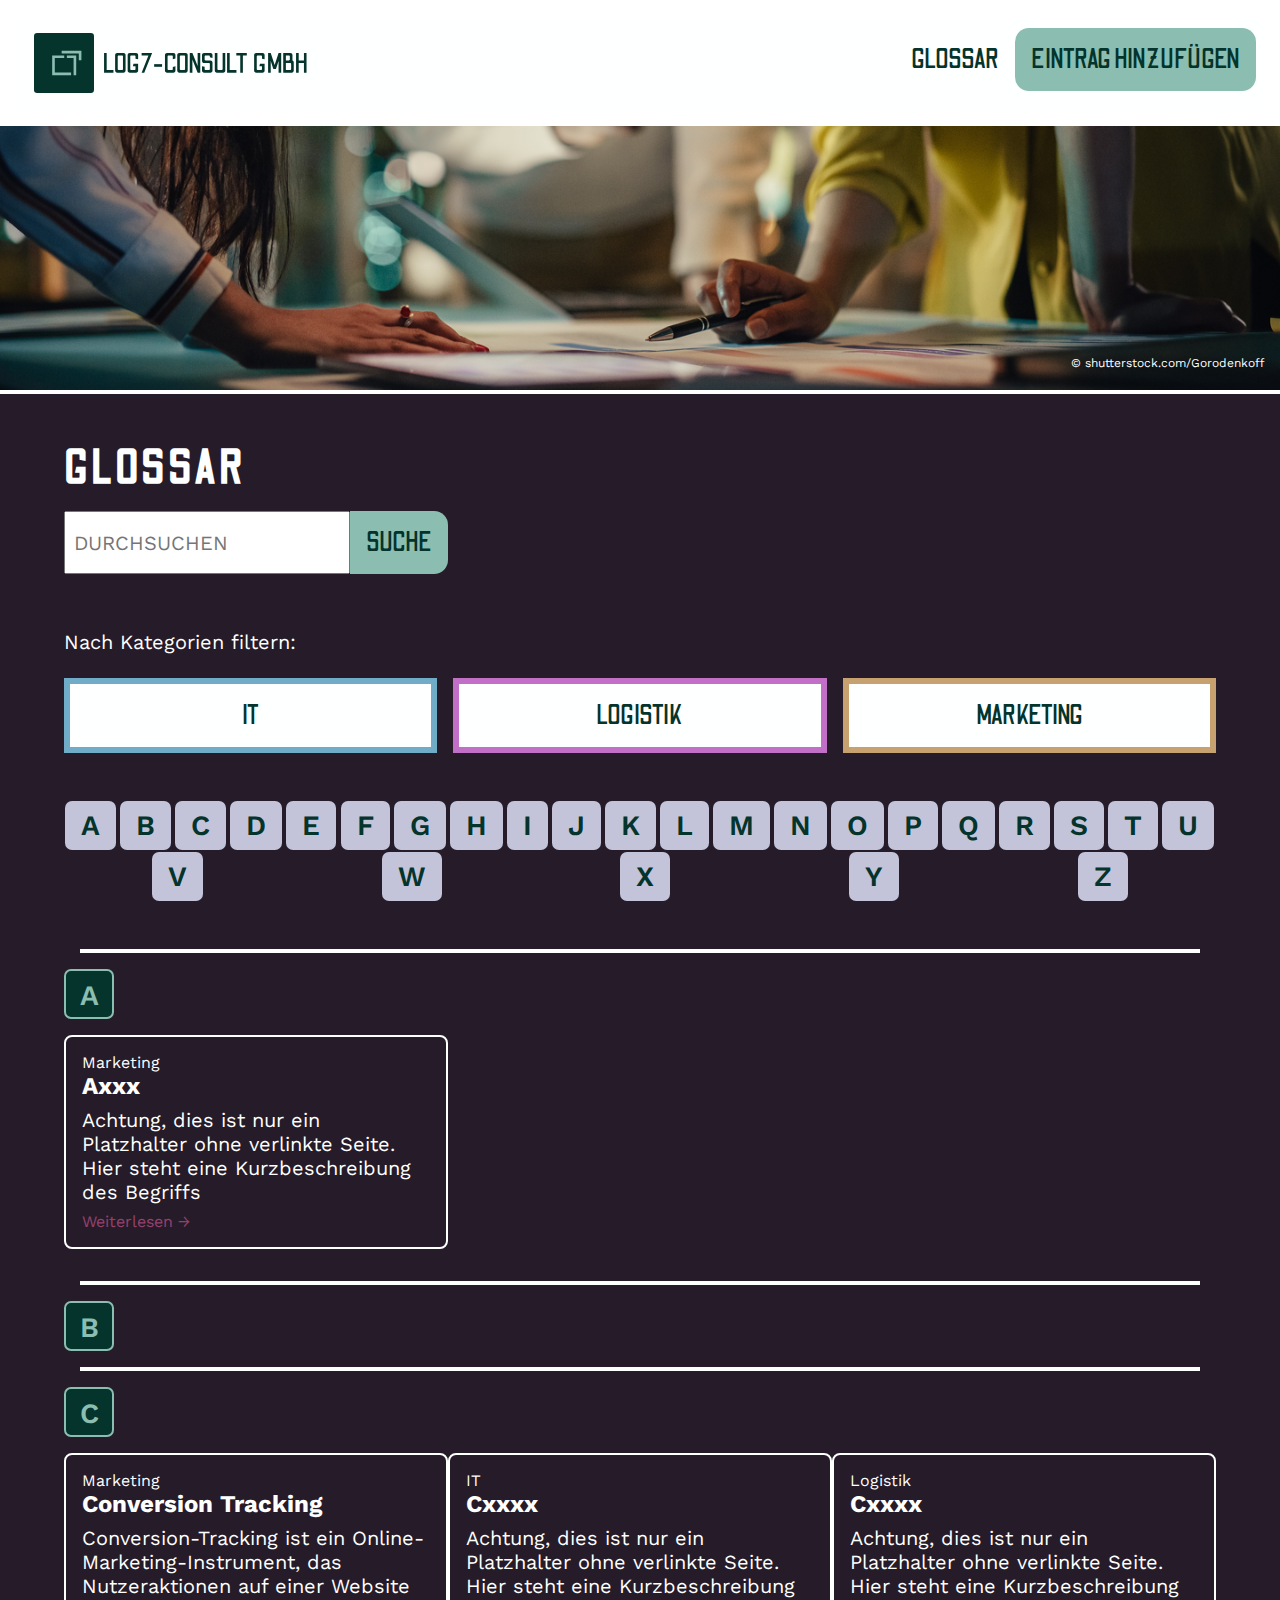
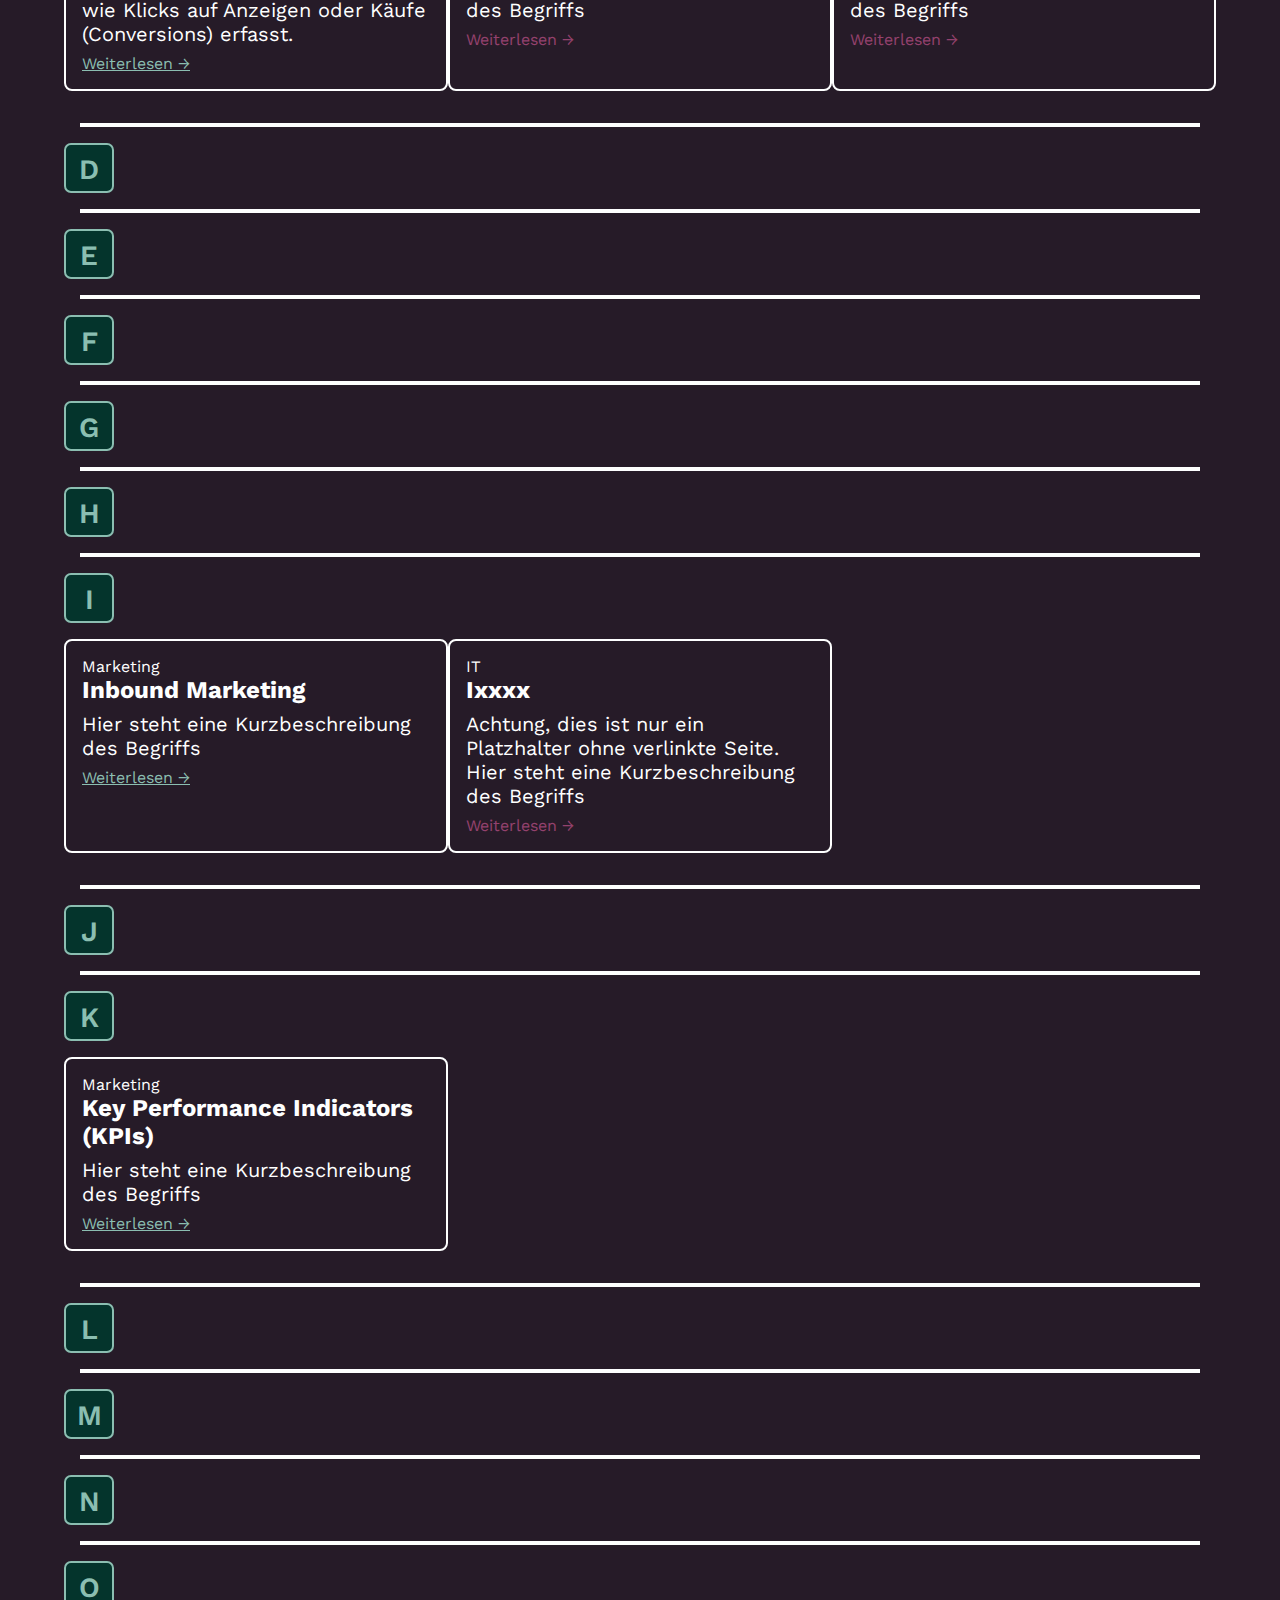
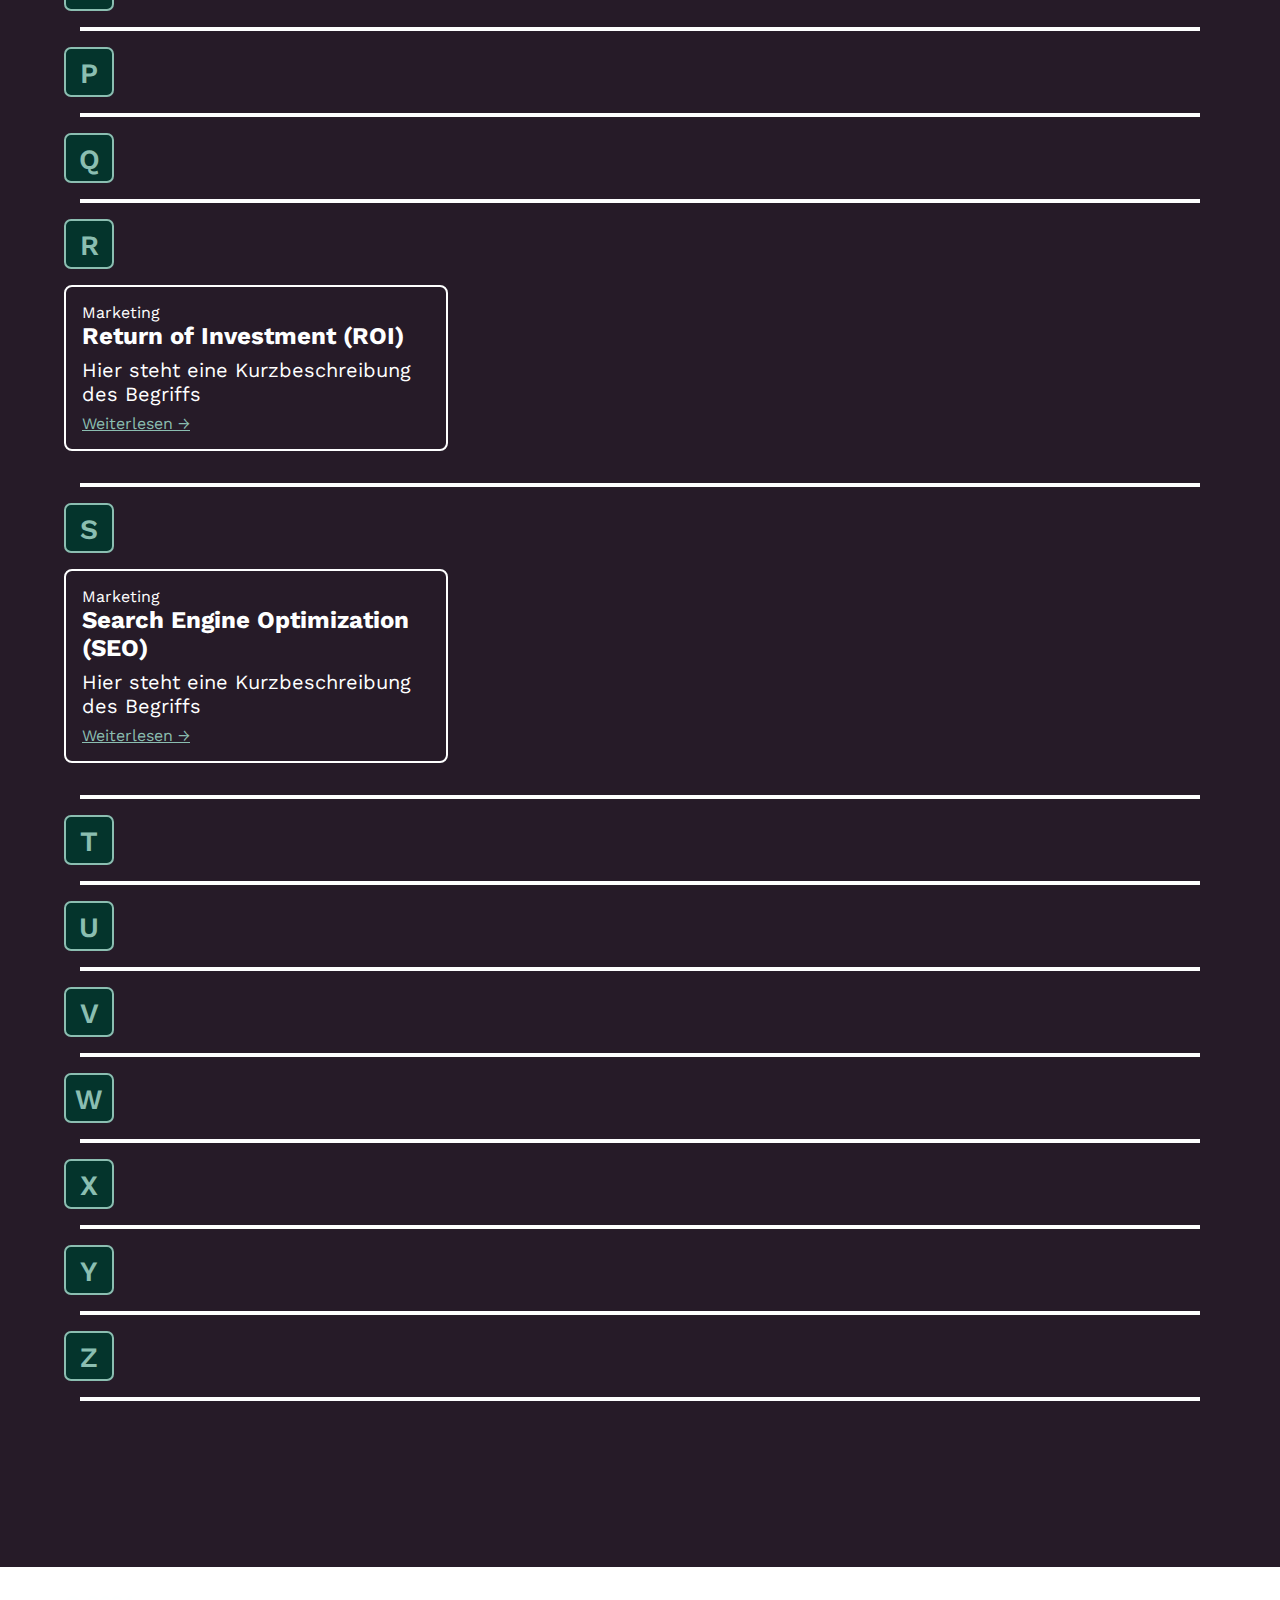
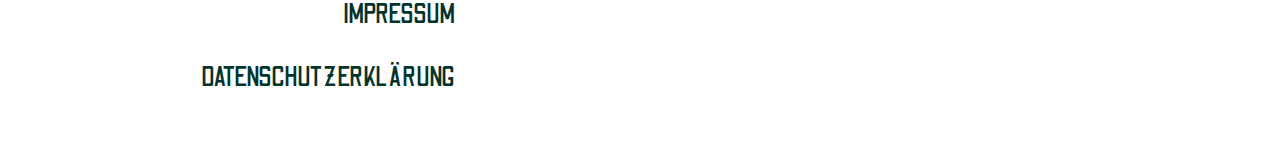
<file: index.html>
<!DOCTYPE html>
<html lang="de">
<head>
    <meta charset="UTF-8">
    <meta name="viewport" content="width=device-width, initial-scale=1.0">
    <title>Glossar der Log7-Consult GmbH</title>

    <link rel="stylesheet" href="css/styles.css">
    <link rel="stylesheet" href="css/buttons.css">
    <link rel="stylesheet" href="css/grid.css">

    <!-- Google Fonts einbetten -->
    <link rel="preconnect" href="https://fonts.googleapis.com">
    <link rel="preconnect" href="https://fonts.gstatic.com" crossorigin>
    <link href="https://fonts.googleapis.com/css2?family=Odibee+Sans&family=Work+Sans:ital,wght@0,100..900;1,100..900&display=swap" rel="stylesheet">   
    
</head>

<body>

    <header class="navbar bg-light">
        <nav>
            <a href="#">
                <img class="nav-logo" src="/static/log7consultgmbh_logo.svg" alt="Formenlogo Log7 Consult GmbH">
            </a>
            <a class="navbar-link btn-primary" href="form/form.html">Eintrag hinzufügen</a>
            <a class="navbar-link" href="#glossar">Glossar</a>
        </nav>
    </header>

    <!-- Hero Image -->
    <section class="col-12">
         <div class="img-container">
            <img class="img-hero" src="/static/hero-image-glossar.png" alt="Hero Image Startseite Glossar">
            <p class="copyright bottom-right">© shutterstock.com/Gorodenkoff</p>
        </div>
    </section>

    <!-- Glossar Übersicht -->
    <section class="bg-dark col-12">
        <div class="container">
            <h1 id="glossar" class="col-12">Glossar</h1>
            <form class="search col-4">
                <input type="text" id="searchInput" onkeyup="myFunction()" placeholder="Durchsuchen" name="search">
                <button class="btn btn-search" type="submit">Suche</button>
            </form>
        </div>

        <!-- Kategorien-Filter -->
        <div class="container full-width">
            <p class="col-12">Nach Kategorien filtern:</p>
            <div class="btn-group">
                <button class="btn btn-category btn-it">IT</button>
                <button class="btn btn-category btn-logistik">Logistik</button>
                <button class="btn btn-category btn-marketing">Marketing</button>
            </div>
        </div>

        <!-- Alphabet-Filter -->
        <div class="container alphabet">
            <a class="btn btn-alphabet" href="#A">A</a>
            <a class="btn btn-alphabet" href="#B">B</a>
            <a class="btn btn-alphabet" href="#C">C</a>
            <a class="btn btn-alphabet" href="#D">D</a>
            <a class="btn btn-alphabet" href="#E">E</a>
            <a class="btn btn-alphabet" href="#F">F</a>
            <a class="btn btn-alphabet" href="#G">G</a>
            <a class="btn btn-alphabet" href="#H">H</a>
            <a class="btn btn-alphabet" href="#I">I</a>
            <a class="btn btn-alphabet" href="#J">J</a>
            <a class="btn btn-alphabet" href="#K">K</a>
            <a class="btn btn-alphabet" href="#L">L</a>
            <a class="btn btn-alphabet" href="#M">M</a>
            <a class="btn btn-alphabet" href="#N">N</a>
            <a class="btn btn-alphabet" href="#O">O</a>
            <a class="btn btn-alphabet" href="#P">P</a>
            <a class="btn btn-alphabet" href="#Q">Q</a>
            <a class="btn btn-alphabet" href="#R">R</a>
            <a class="btn btn-alphabet" href="#S">S</a>
            <a class="btn btn-alphabet" href="#T">T</a>
            <a class="btn btn-alphabet" href="#U">U</a>
            <a class="btn btn-alphabet" href="#V">V</a>
            <a class="btn btn-alphabet" href="#W">W</a>
            <a class="btn btn-alphabet" href="#X">X</a>
            <a class="btn btn-alphabet" href="#Y">Y</a>
            <a class="btn btn-alphabet" href="#Z">Z</a>
        </div>

    </section>

    <section class="bg-dark">
        <div id="glossar-letters" class="container">
            <!-- A -->
            <hr class="col-12">
            <div class="col-12">
                <span class="letter" id="A">A</span>
            </div>
            
            <div class="card col-4" data-letter="A">
                <span class="category category-marketing">Marketing</span>
                <h2>Axxx</h2>
                <p>Achtung, dies ist nur ein Platzhalter ohne verlinkte Seite. Hier steht eine Kurzbeschreibung des Begriffs</p>
                <a class="btn-moreinfo disabled">Weiterlesen →</a>
            </div>

            <!-- B -->
            <hr class="col-12">
            <div class="col-12">
                <span class="letter" id="B">B</span>
            </div>

            <!-- C -->
            <hr class="col-12">
            <div class="col-12">
                <span class="letter" id="C">C</span>
            </div>

            <div class="card col-4" data-letter="C">
                <span class="category category-marketing">Marketing</span>
                <h2>Conversion Tracking</h2>
                <p>Conversion-Tracking ist ein Online-Marketing-Instrument, das Nutzeraktionen auf einer Website wie Klicks auf Anzeigen oder Käufe (Conversions) erfasst.</p>
                <a class="btn-moreinfo" href="glossar/conversion-tracking.html">Weiterlesen →</a>
            </div>

            <div class="card col-4" data-letter="C">
                <span class="category category-it">IT</span>
                <h2>Cxxxx</h2>
                <p>Achtung, dies ist nur ein Platzhalter ohne verlinkte Seite. Hier steht eine Kurzbeschreibung des Begriffs</p>
                <a class="btn-moreinfo disabled">Weiterlesen →</a>
            </div>

            <div class="card col-4" data-letter="C">
                <span class="category category-logistik">Logistik</span>
                <h2>Cxxxx</h2>
                <p>Achtung, dies ist nur ein Platzhalter ohne verlinkte Seite. Hier steht eine Kurzbeschreibung des Begriffs</p>
                <a class="btn-moreinfo disabled">Weiterlesen →</a>
            </div>

            <!-- D -->
            <hr class="col-12">
            <div class="col-12">
                <span class="letter" id="D">D</span>
            </div>

            <!-- E -->
            <hr class="col-12">
            <div class="col-12">
                <span class="letter" id="E">E</span>
            </div>

            <!-- F -->
            <hr class="col-12">
            <div class="col-12">
                <span class="letter" id="F">F</span>
            </div>

            <!-- G -->
            <hr class="col-12">
            <div class="col-12">
                <span class="letter" id="G">G</span>
            </div>

            <!-- H -->
            <hr class="col-12">
            <div class="col-12">
                <span class="letter" id="H">H</span>
            </div>

            <!-- I -->
            <hr class="col-12">
            <div class="col-12">
                <span class="letter" id="I">I</span>
            </div>

            <div class="card col-4" data-letter="I">
                <span class="category category-marketing">Marketing</span>
                <h2>Inbound Marketing</h2>
                <p>Hier steht eine Kurzbeschreibung des Begriffs</p>
                <a class="btn-moreinfo" href="/glossar/inbound-marketing.html">Weiterlesen →</a>
            </div>

            <div class="card col-4" data-letter="I">
                <span class="category category-it">IT</span>
                <h2>Ixxxx</h2>
                <p>Achtung, dies ist nur ein Platzhalter ohne verlinkte Seite. Hier steht eine Kurzbeschreibung des Begriffs</p>
                <a class="btn-moreinfo disabled">Weiterlesen →</a>
            </div>

            <!-- J -->
            <hr class="col-12">
            <div class="col-12">
                <span class="letter" id="J">J</span>
            </div>

            <!-- K -->
            <hr class="col-12">
            <div class="col-12">
                <span class="letter" id="K">K</span>
            </div>

            <div class="card col-4" data-letter="K">
                <span class="category category-marketing">Marketing</span>
                <h2>Key Performance Indicators (KPIs)</h2>
                <p>Hier steht eine Kurzbeschreibung des Begriffs</p>
                <a class="btn-moreinfo" href="/glossar/kpis.html">Weiterlesen →</a>
            </div>

            <!-- L -->
            <hr class="col-12">
            <div class="col-12">
                <span class="letter" id="L">L</span>
            </div>

            <!-- M -->
            <hr class="col-12">
            <div class="col-12">
                <span class="letter" id="M">M</span>
            </div>

            <!-- N -->
            <hr class="col-12">
            <div class="col-12">
                <span class="letter" id="N">N</span>
            </div>

            <!-- O -->
            <hr class="col-12">
            <div class="col-12">
                <span class="letter" id="O">O</span>
            </div>

            <!-- P -->
            <hr class="col-12">
            <div class="col-12">
                <span class="letter" id="P">P</span>
            </div>

            <!-- Q -->
            <hr class="col-12">
            <div class="col-12">
                <span class="letter" id="Q">Q</span>
            </div>

            <!-- R -->
            <hr class="col-12">
            <div class="col-12">
                <span class="letter" id="R">R</span>
            </div>

            <div class="card col-4" data-letter="R">
                <span class="category category-marketing">Marketing</span>
                <h2>Return of Investment (ROI)</h2>
                <p>Hier steht eine Kurzbeschreibung des Begriffs</p>
                <a class="btn-moreinfo" href="/glossar/roi.html">Weiterlesen →</a>
            </div>

            <!-- S -->
            <hr class="col-12">
            <div class="col-12">
                <span class="letter" id="S">S</span>
            </div>

            <div class="card col-4" data-letter="S">
                <span class="category category-marketing">Marketing</span>
                <h2>Search Engine Optimization (SEO)</h2>
                <p>Hier steht eine Kurzbeschreibung des Begriffs</p>
                <a class="btn-moreinfo" href="/glossar/seo.html">Weiterlesen →</a>
            </div>

            <!-- T -->
            <hr class="col-12">
            <div class="col-12">
                <span class="letter" id="T">T</span>
            </div>

            <!-- U -->
            <hr class="col-12">
            <div class="col-12">
                <span class="letter" id="U">U</span>
            </div>

            <!-- V -->
            <hr class="col-12">
            <div class="col-12">
                <span class="letter" id="V">V</span>
            </div>

            <!-- W -->
            <hr class="col-12">
            <div class="col-12">
                <span class="letter" id="W">W</span>
            </div>

            <!-- X -->
            <hr class="col-12">
            <div class="col-12">
                <span class="letter" id="X">X</span>
            </div>

            <!-- Y -->
            <hr class="col-12">
            <div class="col-12">
                <span class="letter" id="Y">Y</span>
            </div>

            <!-- Z -->
            <hr class="col-12">
            <div class="col-12">
                <span class="letter" id="Z">Z</span>
            </div>

            <hr class="col-12" style="margin-bottom: 150px;">
        </div>
    </section>


    <!-- Glossar Einträge AUTOMATISIERT MIT JSON 
    <section class="bg-dark">
        <div class="container" id="glossar">

                <hr class="col-12">
                <div class="col-12">
                    <span class="letter" id="A">A</span>
                </div>
                <div class="letter-group col-12" data-letter="A"></div>


                <hr class="col-12">
                <div class="col-12">
                    <span class="letter" id="B">B</span>
                </div>
                <div class="letter-group col-12" data-letter="B"></div>


                <hr class="col-12">
                <div class="col-12">
                    <span class="letter" id="C">C</span>
                </div>
                <div class="letter-group col-12" data-letter="C"></div>
            </div>
    </section>
    -->

    <footer class="bg-blue">
        <div class="container">
            <p class="text-dark">© 2024 Log7-Consult GmbH. Alle Rechte vorbehalten.</p>
            <div>
                <a class="navbar-link" href="/impressum.html">Impressum</a>
                <a class="navbar-link" href="/datenschutz.html">Datenschutzerklärung</a>
            </div>
        </div>
    </footer>

    <!-- JSON Einbindung
    <script src="json/data.js"></script>
    -->

    <!-- JavaScript Einbindung-->
    <script src="js/javascript.js"></script>
</body>
</html>
</file>
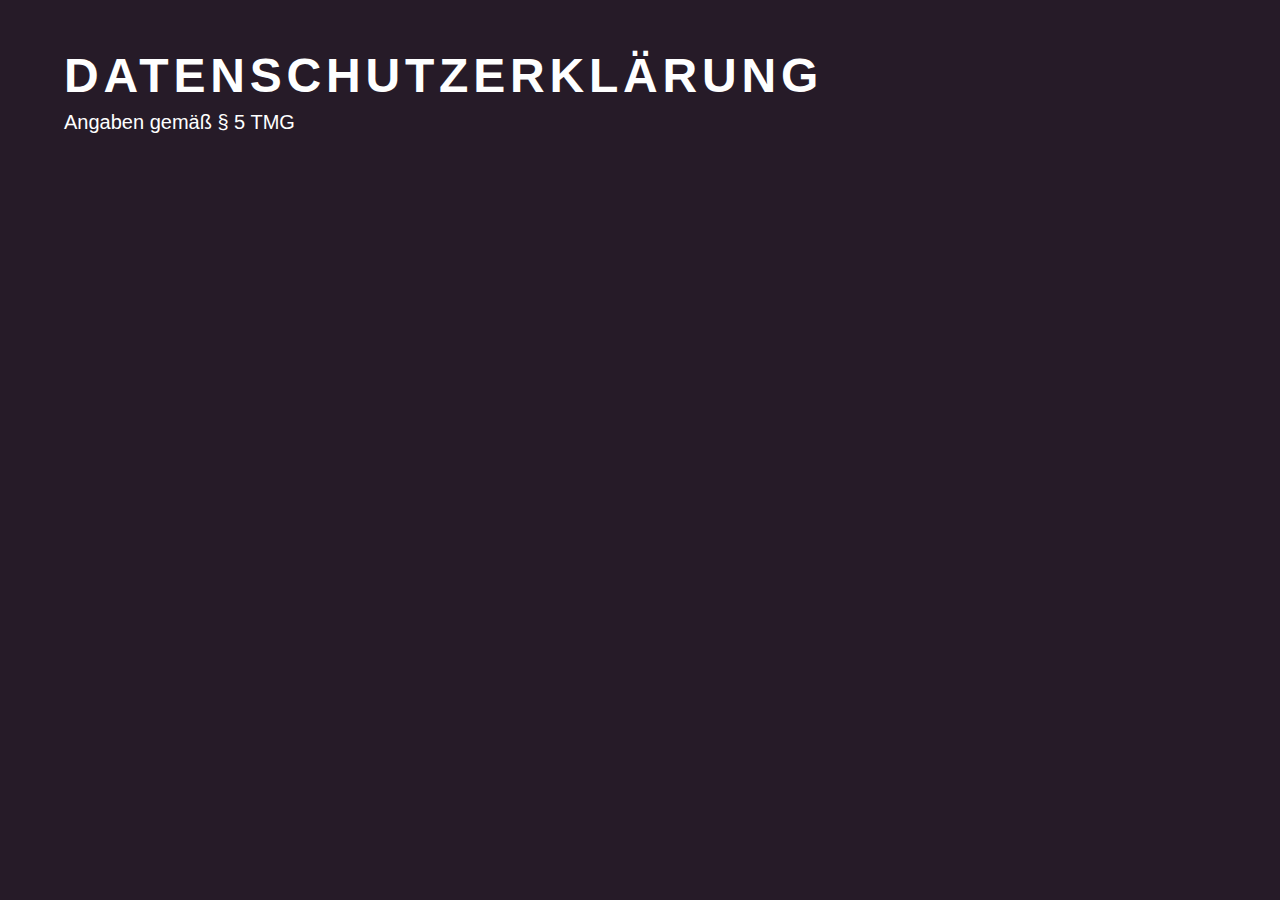
<file: datenschutz.html>
<!DOCTYPE html>
<html lang="de">
<head>
    <meta charset="UTF-8" />
    <meta name="viewport" content="width=device-width, initial-scale=1.0" />
    <title>Datenschutz</title>

    <link rel="stylesheet" href="css/styles.css">
    <link rel="stylesheet" href="css/buttons.css">
    <link rel="stylesheet" href="css/grid.css">

</head>
    <body class="bg-dark">
        <div class="container">
            <h1 class="col-12 text-green">
            Datenschutzerklärung
            </h1>
            <p class="col-12">Angaben gemäß § 5 TMG</p>
        </div>
    </body>
</html>
</file>
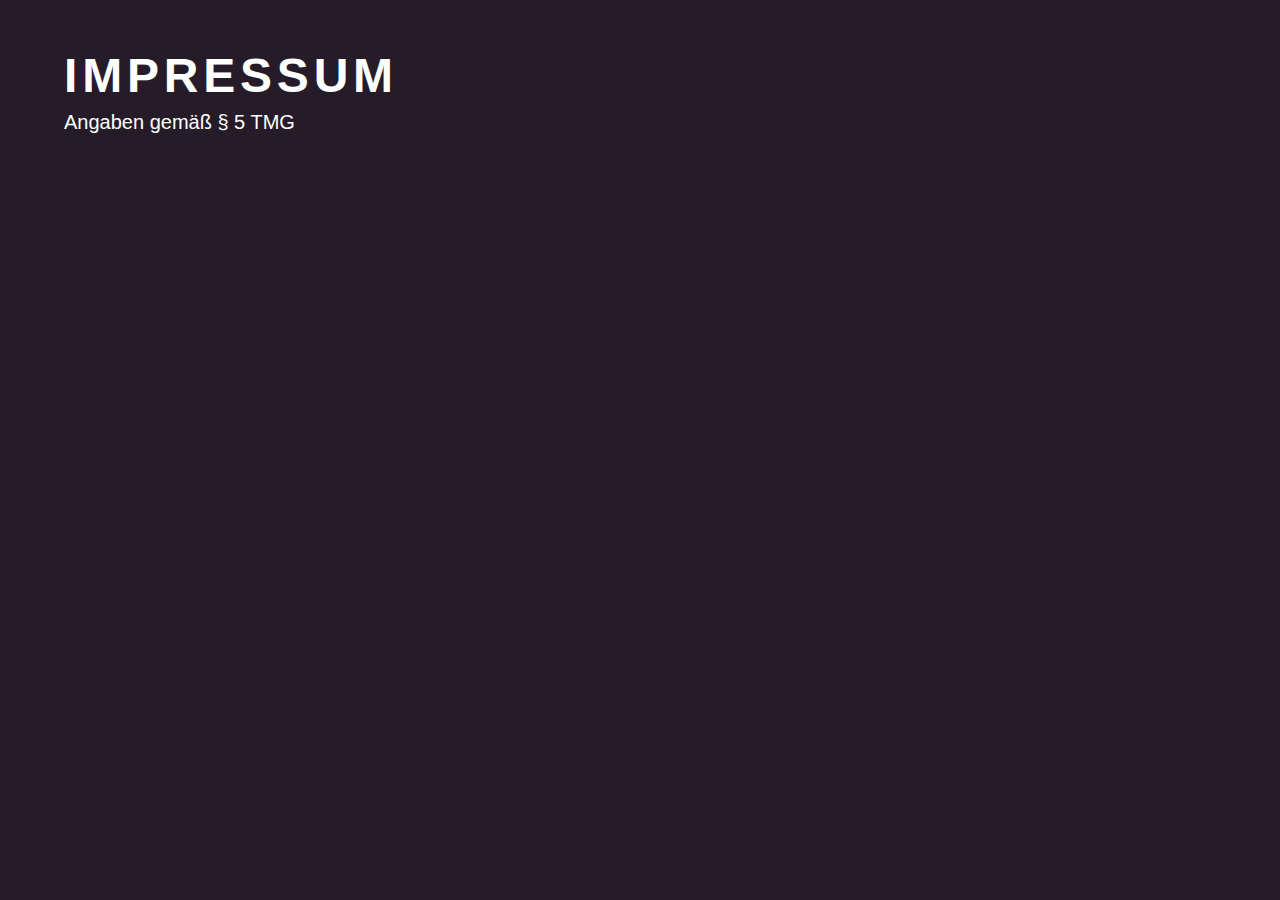
<file: impressum.html>
<!DOCTYPE html>
<html lang="de">
<head>
    <meta charset="UTF-8" />
    <meta name="viewport" content="width=device-width, initial-scale=1.0" />
    <title>Impressum</title>

    <link rel="stylesheet" href="css/styles.css">
    <link rel="stylesheet" href="css/buttons.css">
    <link rel="stylesheet" href="css/grid.css">

</head>
    <body class="bg-dark">
        <div class="container">
            <h1 class="col-12 text-green">
            Impressum
            </h1>
            <p class="col-12">Angaben gemäß § 5 TMG</p>
        </div>
    </body>
</html>
</file>
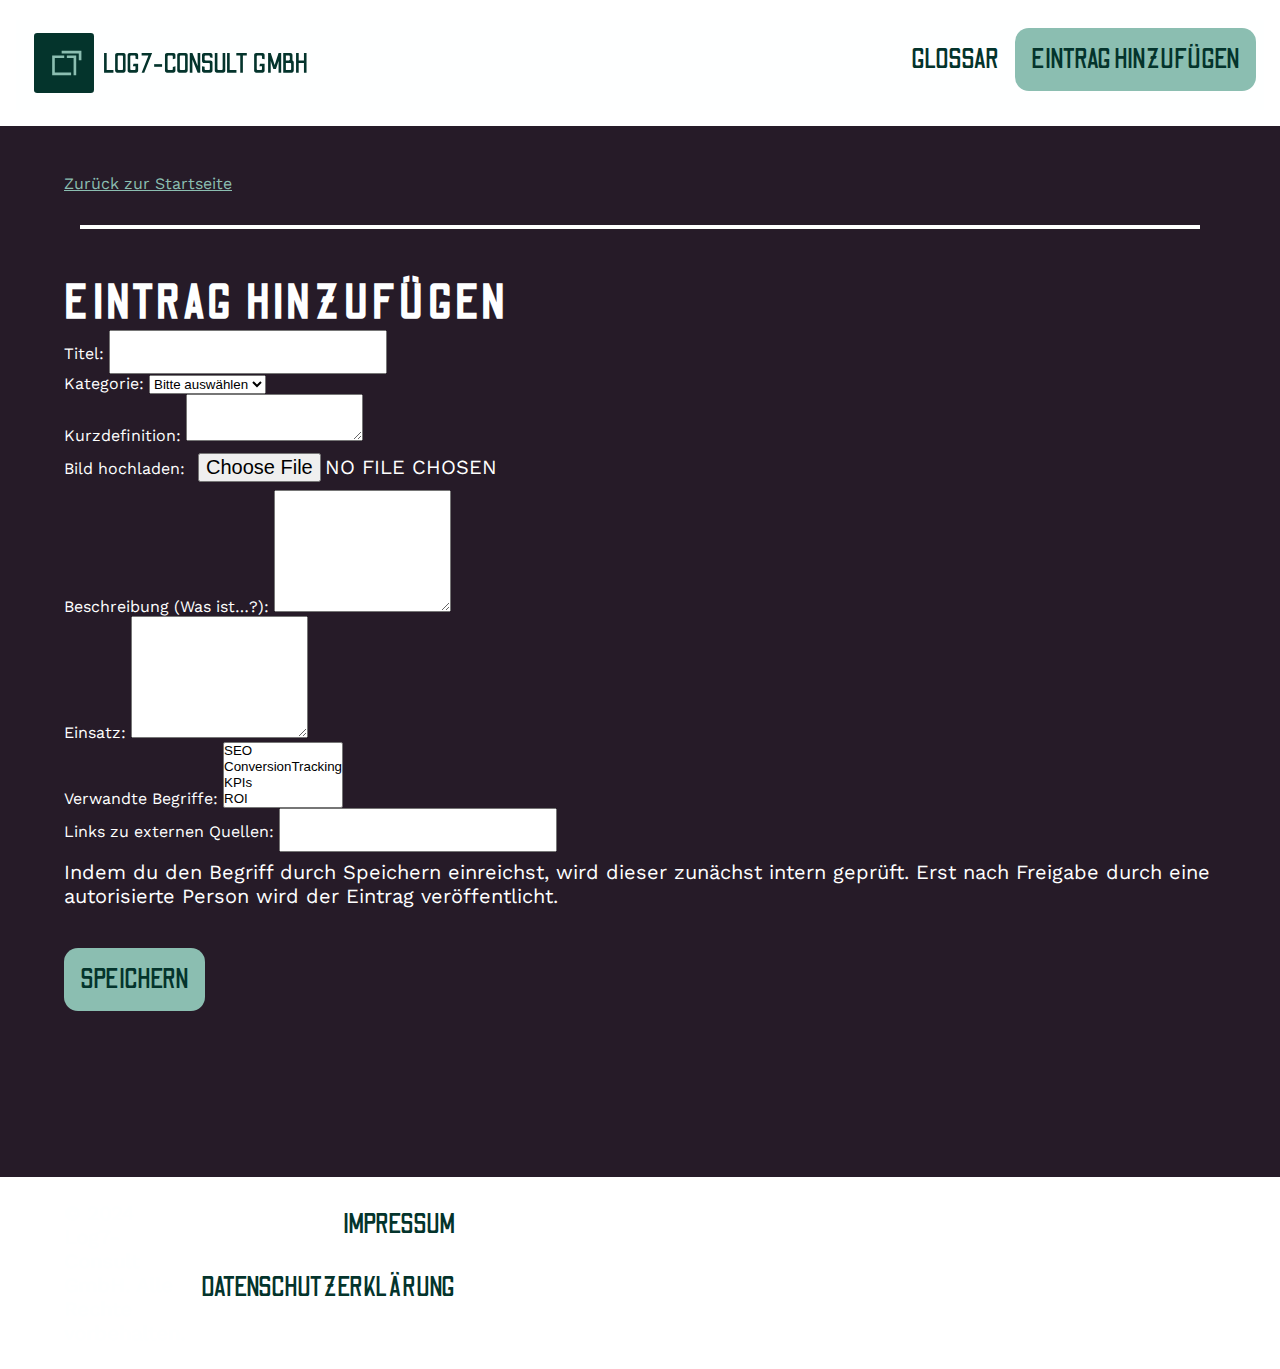
<file: form/form.html>
<!DOCTYPE html>
<html lang="de">

<head>
    <meta charset="UTF-8">
    <meta name="viewport" content="width=device-width, initial-scale=1.0">
    <title>Eintrag hinzufügen</title>

    <link rel="stylesheet" href="../css/styles.css">
    <link rel="stylesheet" href="../css/buttons.css">
    <link rel="stylesheet" href="../css/grid.css">

    <!-- Google Fonts einbetten -->
    <link rel="preconnect" href="https://fonts.googleapis.com">
    <link rel="preconnect" href="https://fonts.gstatic.com" crossorigin>
    <link
        href="https://fonts.googleapis.com/css2?family=Odibee+Sans&family=Work+Sans:ital,wght@0,100..900;1,100..900&display=swap"
        rel="stylesheet">

</head>

<body>

    <header class="navbar bg-light">
        <nav>
            <a href="../index.html">
                <img class="nav-logo" src="/static/log7consultgmbh_logo.svg" alt="Formenlogo Log7 Consult GmbH">
            </a>
            <a class="navbar-link btn-primary" href="../form/form.html">Eintrag hinzufügen</a>
            <a class="navbar-link" href="../#glossar">Glossar</a>
        </nav>
    </header>

    <div class="bg-dark">
        <div class="container">
            <a class="btn-back col-12" href="../index.html" style="margin-top: 2rem;">Zurück zur Startseite</a>
            <hr class="col-12">
            <h1 class="col-12 text-green">
                Eintrag hinzufügen
            </h1>

            <!--Formular-->

            <form class="col-12">

                <div class="col-12">
                    <label class="form-label" for="title">Titel:</label>
                    <input class="form-input" type="text" id="title" name="title">
                </div>

                <div class="col-12">
                    <label class="form-label" for="category">Kategorie:</label>
                    <select class="form-input" id="category" name="category">
                        <option value="">Bitte auswählen</option>
                        <option value="marketing">Marketing</option>
                        <option value="it">IT</option>
                        <option value="logistik">Logistik</option>
                    </select>
                </div>

                <div class="col-12">
                    <label class="form-label" for="shortDefinition">Kurzdefinition:</label>
                    <textarea class="form-input" id="shortDefinition" name="shortDefinition" rows="3"></textarea>
                </div>

                <div class="col-12">
                    <label class="form-label" for="image">Bild hochladen:</label>
                    <input class="form-input" type="file" id="image" name="image">
                </div>

                <div class="col-12">
                    <label class="form-label" for="description">Beschreibung (Was ist…?):</label>
                    <textarea class="form-input" id="description" name="description" rows="8"></textarea>
                </div>

                <div class="col-12">
                    <label class="form-label" for="usage">Einsatz:</label>
                    <textarea class="form-input" id="usage" name="usage" rows="8"></textarea>
                </div>

                <div class="col-12">
                    <label class="form-label" for="related">Verwandte Begriffe:</label>

                    <select class="form-input" id="related" name="related[]" multiple size="4"> <!-- related ist Array -->
                        <option value="seo">SEO</option>
                        <option value="conversiontracking">ConversionTracking</option>
                        <option value="kpi">KPIs</option>
                        <option value="roi">ROI</option>
                    </select>
                </div>

                <div class="col-12">
                    <label class="form-label" for="sources">Links zu externen Quellen:</label>
                    <input class="form-input" type="url" id="sources" name="sources">
                </div>

                <div class="col-12 info-text">
                    <p>
                        Indem du den Begriff durch Speichern einreichst, wird dieser zunächst
                        intern geprüft. Erst nach Freigabe durch eine autorisierte Person wird
                        der Eintrag veröffentlicht.
                    </p>
                </div>

                <div class="col-12">
                    <button type="submit" class="btn btn-primary" style="margin-bottom: 150px; margin-top: 2rem;">
                        Speichern
                    </button>
                </div>

            </form>
        </div>
    </div>

    <footer class="bg-blue">
        <div class="container">
            <p class="text-dark">© 2024 Log7-Consult GmbH. Alle Rechte vorbehalten.</p>
            <div>
                <a class="navbar-link" href="../impressum.html">Impressum</a>
                <a class="navbar-link" href="../datenschutz.html">Datenschutzerklärung</a>
            </div>
        </div>
    </footer>

    <!-- JavaScript Einbindung-->
    <script src="../js/javascript.js"></script>
</body>

</html>
</file>
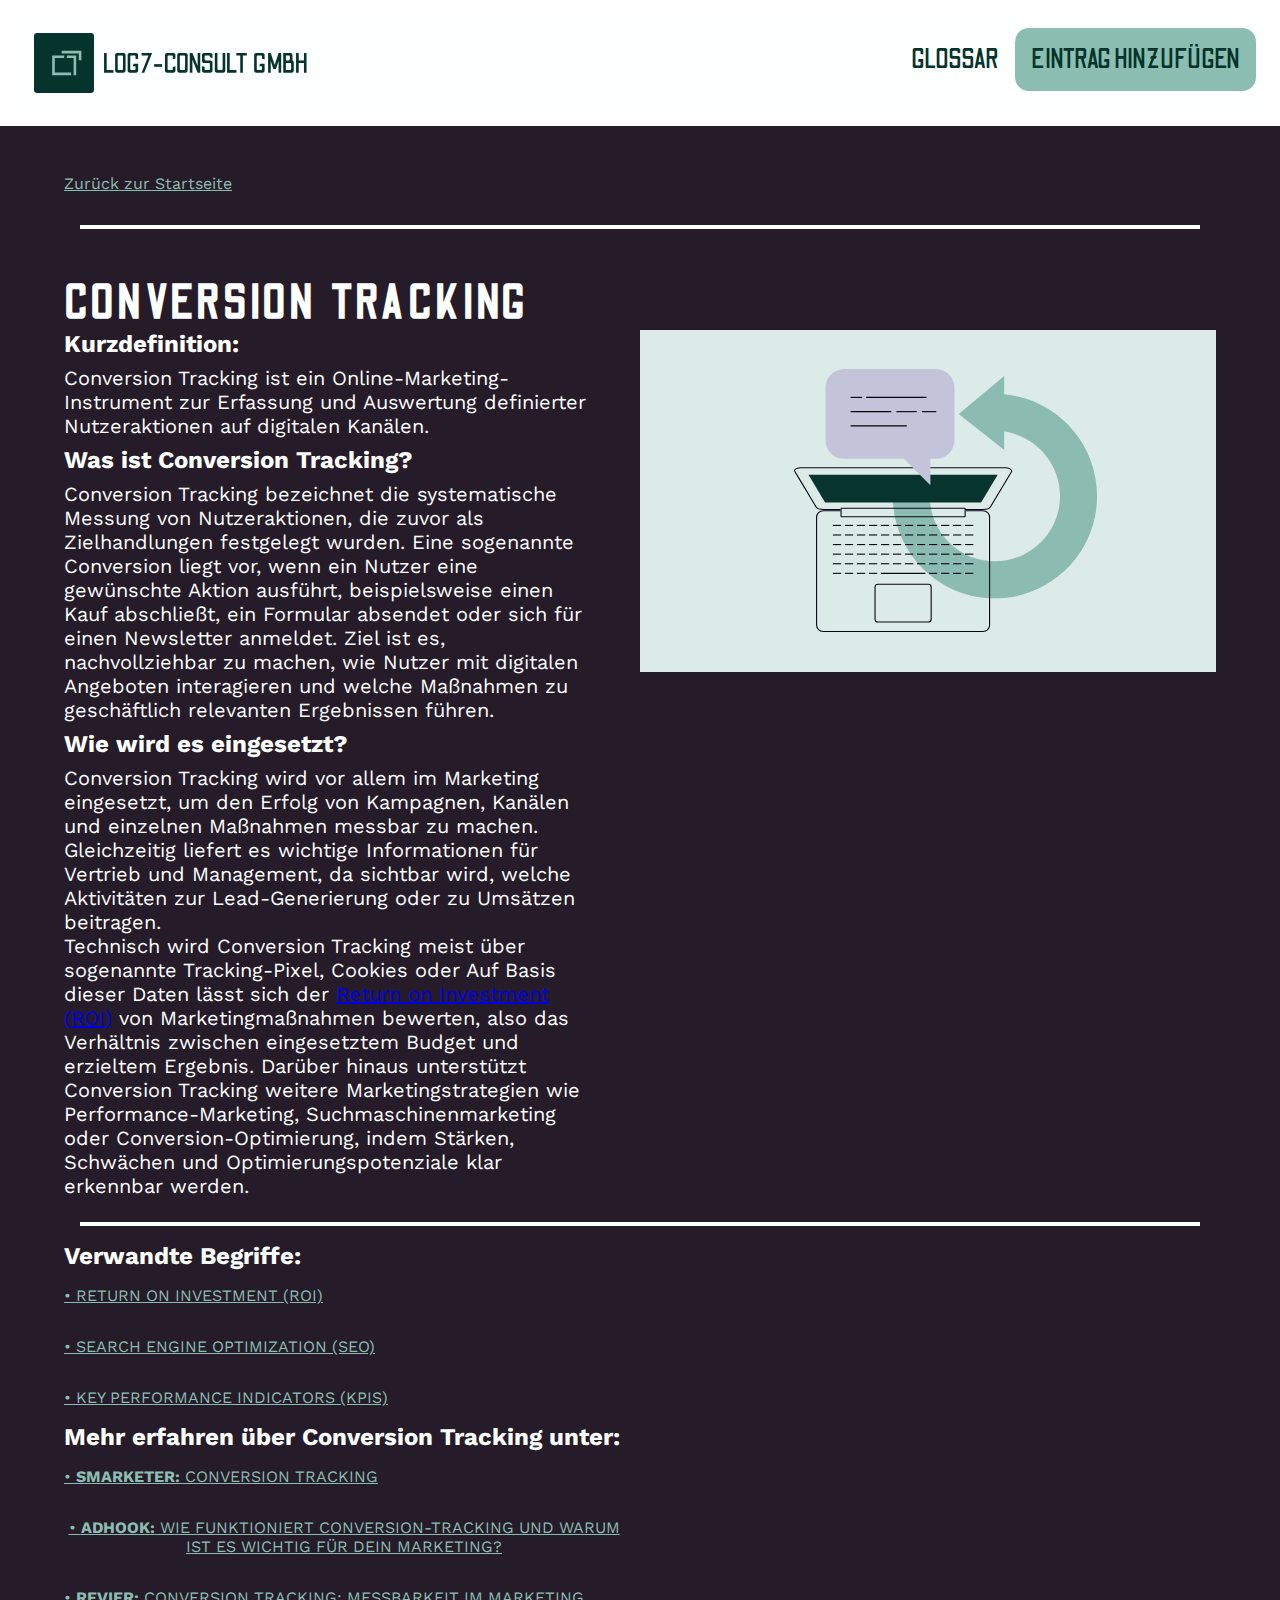
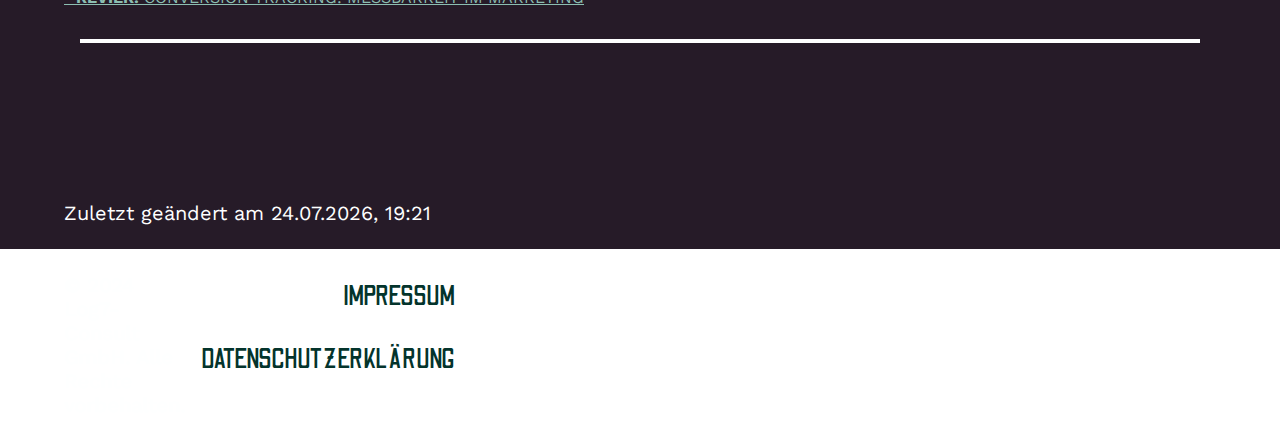
<file: glossar/conversion-tracking.html>
<!DOCTYPE html>
<html lang="de">

<head>
    <meta charset="UTF-8">
    <meta name="viewport" content="width=device-width, initial-scale=1.0">
    <title>Conversion Tracking</title>

    <link rel="stylesheet" href="../css/styles.css">
    <link rel="stylesheet" href="../css/buttons.css">
    <link rel="stylesheet" href="../css/grid.css">

    <!-- Google Fonts einbetten -->
    <link rel="preconnect" href="https://fonts.googleapis.com">
    <link rel="preconnect" href="https://fonts.gstatic.com" crossorigin>
    <link
        href="https://fonts.googleapis.com/css2?family=Odibee+Sans&family=Work+Sans:ital,wght@0,100..900;1,100..900&display=swap"
        rel="stylesheet">

</head>

<body>

    <header class="navbar bg-light">
        <nav>
            <a href="../index.html">
                <img class="nav-logo" src="/static/log7consultgmbh_logo.svg" alt="Formenlogo Log7 Consult GmbH">
            </a>
            <a class="navbar-link btn-primary" href="../form/form.html">Eintrag hinzufügen</a>
            <a class="navbar-link" href="../#glossar">Glossar</a>
        </nav>
    </header>
    <div class="bg-dark">
        <div class="container">

            <a class="btn-back col-12" href="../index.html" style="margin-top: 2rem;">Zurück zur Startseite</a>
            <hr class="col-12">
            <h1 class="col-12 text-green">
                Conversion Tracking
            </h1>

            <div class="col-6" style="margin-right: 3rem;">
                <h2>Kurzdefinition:</h2>
                <p>Conversion Tracking ist ein Online-Marketing-Instrument zur Erfassung und Auswertung definierter Nutzeraktionen auf digitalen Kanälen.</p>

                <h2>Was ist Conversion Tracking?</h2>
                <p>Conversion Tracking bezeichnet die systematische Messung von Nutzeraktionen, die zuvor als Zielhandlungen festgelegt wurden. Eine sogenannte Conversion liegt vor, wenn ein Nutzer eine gewünschte Aktion ausführt, beispielsweise einen Kauf abschließt, ein Formular absendet oder sich für einen Newsletter anmeldet.
Ziel ist es, nachvollziehbar zu machen, wie Nutzer mit digitalen Angeboten interagieren und welche Maßnahmen zu geschäftlich relevanten Ergebnissen führen.
                </p>

                <h2>Wie wird es eingesetzt?</h2>
                <p>Conversion Tracking wird vor allem im Marketing eingesetzt, um den Erfolg von Kampagnen, Kanälen und
                    einzelnen Maßnahmen messbar zu machen. Gleichzeitig liefert es wichtige Informationen für Vertrieb
                    und Management, da sichtbar wird, welche Aktivitäten zur Lead-Generierung oder zu Umsätzen
                    beitragen.
                    <br>
                    Technisch wird Conversion Tracking meist über sogenannte Tracking-Pixel, Cookies oder
                    Auf Basis dieser Daten lässt sich der <a class="text-link" href="roi.html">Return on Investment
                        (ROI)</a> von Marketingmaßnahmen bewerten,
                    also das Verhältnis zwischen eingesetztem Budget und erzieltem Ergebnis. Darüber hinaus unterstützt
                    Conversion Tracking weitere Marketingstrategien wie Performance-Marketing, Suchmaschinenmarketing
                    oder Conversion-Optimierung, indem Stärken, Schwächen und Optimierungspotenziale klar erkennbar
                    werden.
                </p>
            </div>

            <div class="col-6">
                <img src="../static/conversion-tracking.svg" alt="">
            </div>

            <hr class="col-12">
            <div class="col-6">
                <h2>Verwandte Begriffe:</h2>
                <a class="btn btn-extlinks" href="roi.html">• Return on Investment (ROI)</a>
                <a class="btn btn-extlinks" href="seo.html">• Search Engine Optimization (SEO)</a>
                <a class="btn btn-extlinks" href="kpis.html">• Key Performance Indicators (KPIs)</a>

                <h2>Mehr erfahren über Conversion Tracking unter:</h2>
                <a class="btn btn-extlinks" href="https://www.smarketer.de/glossar/conversion-tracking/">•
                    <b>Smarketer:</b> Conversion Tracking</a>
                <a class="btn btn-extlinks"
                    href="https://www.adhook.io/de/blog/digital%20advertising/Wie-funktioniert-Conversion-Tracking-und-warum-ist-es-wichtig-f%C3%BCr-dein-Marketing/">•
                    <b>Adhook:</b> Wie funktioniert Conversion-Tracking und warum ist es wichtig für dein Marketing?</a>
                <a class="btn btn-extlinks"
                    href="https://www.revier.de/kompetenzen/online-marketing/conversion-tracking/#:~:text=Wie%20funktioniert%20Conversion%20Tracking%20und,konzentrieren%20und%20deine%20Marketingstrategie%20optimieren.">•
                    <b>revier:</b> Conversion Tracking: Messbarkeit im Marketing</a>
            </div>
            <hr class="col-12" style="margin-bottom: 150px;">

            <div class="col-12">
                <p class="last-modified"> Zuletzt geändert am <span id="lastModified">&nbsp;</span>
            </div>
        </div>
    </div>

    <footer class="bg-blue">
        <div class="container">
            <p class="text-dark">© 2024 Log7-Consult GmbH. Alle Rechte vorbehalten.</p>
            <div>
                <a class="navbar-link" href="../impressum.html">Impressum</a>
                <a class="navbar-link" href="../datenschutz.html">Datenschutzerklärung</a>
            </div>
        </div>
    </footer>
    <!-- JavaScript Einbindung-->
    <script src="../js/javascript.js"></script>
</body>

</html>
</file>
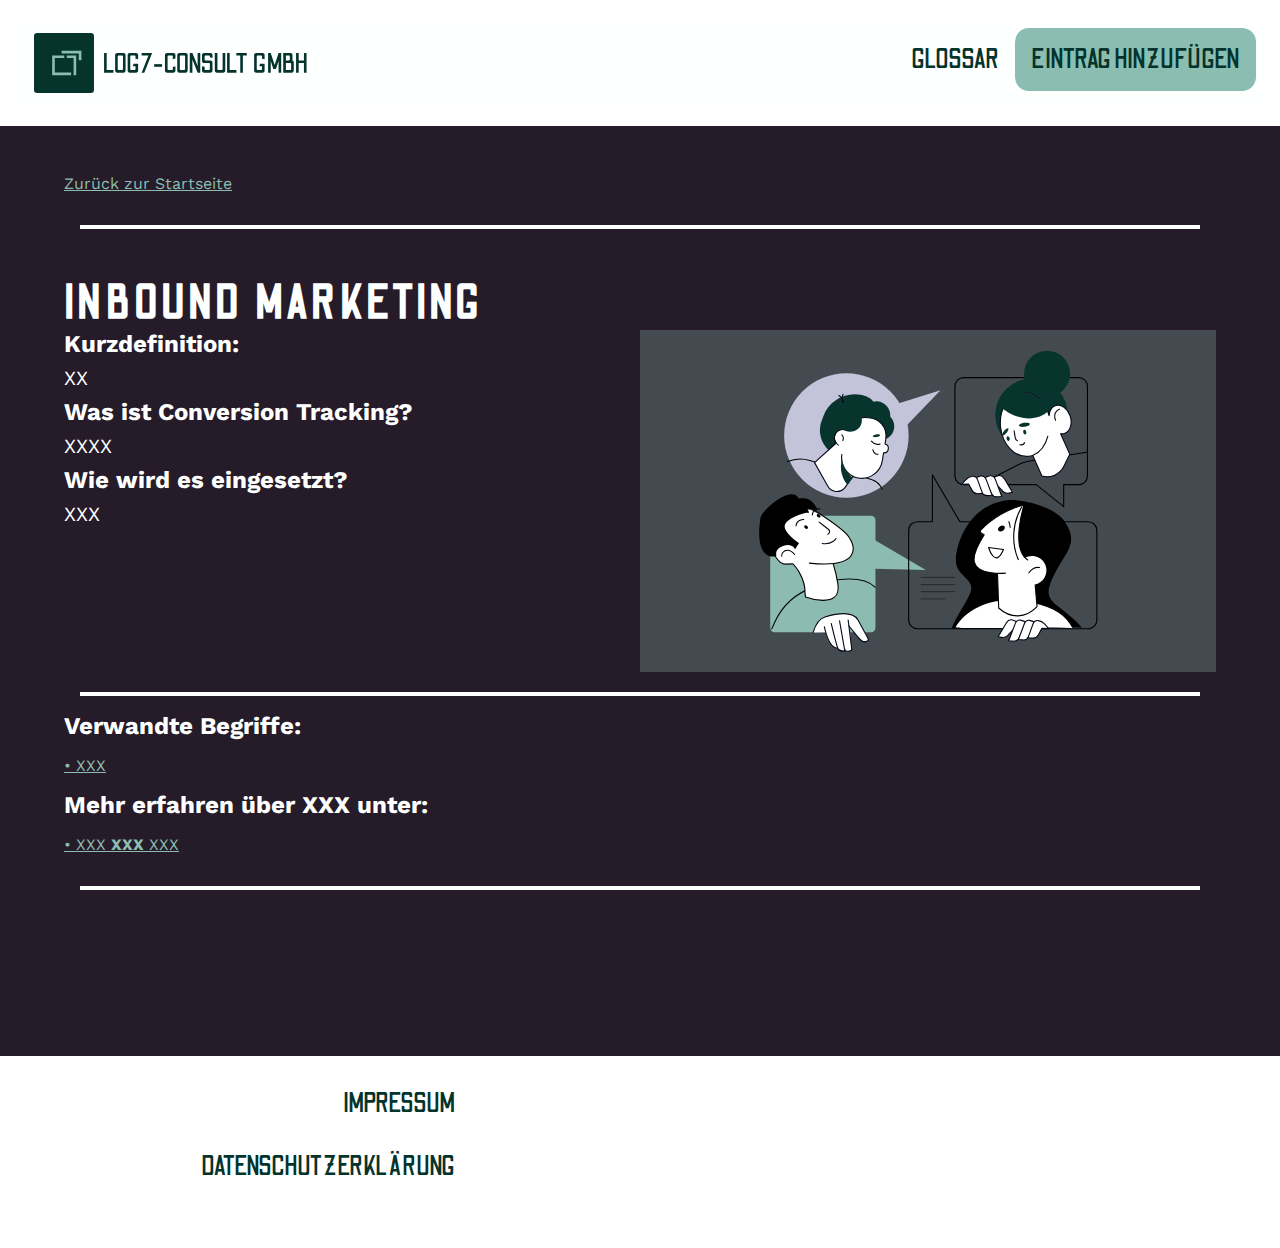
<file: glossar/inbound-marketing.html>
<!DOCTYPE html>
<html lang="de">

<head>
    <meta charset="UTF-8">
    <meta name="viewport" content="width=device-width, initial-scale=1.0">
    <title>Inbound Marketing</title>

    <link rel="stylesheet" href="../css/styles.css">
    <link rel="stylesheet" href="../css/buttons.css">
    <link rel="stylesheet" href="../css/grid.css">

    <!-- Google Fonts einbetten -->
    <link rel="preconnect" href="https://fonts.googleapis.com">
    <link rel="preconnect" href="https://fonts.gstatic.com" crossorigin>
    <link
        href="https://fonts.googleapis.com/css2?family=Odibee+Sans&family=Work+Sans:ital,wght@0,100..900;1,100..900&display=swap"
        rel="stylesheet">

</head>

<body>

    <header class="navbar bg-light">
        <nav>
            <a href="../index.html">
                <img class="nav-logo" src="/static/log7consultgmbh_logo.svg" alt="Formenlogo Log7 Consult GmbH">
            </a>
            <a class="navbar-link btn-primary" href="../form/form.html">Eintrag hinzufügen</a>
            <a class="navbar-link" href="../#glossar">Glossar</a>
        </nav>
    </header>
    <div class="bg-dark">
        <div class="container">

            <a class="btn-back col-12" href="../index.html" style="margin-top: 2rem;">Zurück zur Startseite</a>
            <hr class="col-12">
            <h1 class="col-12 text-green">
                Inbound Marketing
            </h1>

            <div class="col-6" style="margin-right: 3rem;">
                <h2>Kurzdefinition:</h2>
                <p>XX</p>

                <h2>Was ist Conversion Tracking?</h2>
                <p>XXXX</p>

                <h2>Wie wird es eingesetzt?</h2>
                <p>XXX
                </p>
            </div>

            <div class="col-6">
                <img src="../static/inbound-marketing.svg" alt="">
            </div>

            <hr class="col-12">
            <div class="col-6">
                <h2>Verwandte Begriffe:</h2>
                <a class="btn btn-extlinks" href="">• XXX</a>

                <h2>Mehr erfahren über XXX unter:</h2>
                <a class="btn btn-extlinks" href="">• XXX
                    <b>XXX</b> XXX</a>

            </div>
            <hr class="col-12" style="margin-bottom: 150px;">
        </div>
    </div>

    <footer class="bg-blue">
        <div class="container">
            <p class="text-dark">© 2024 Log7-Consult GmbH. Alle Rechte vorbehalten.</p>
            <div>
                <a class="navbar-link" href="../impressum.html">Impressum</a>
                <a class="navbar-link" href="../datenschutz.html">Datenschutzerklärung</a>
            </div>
        </div>
    </footer>
    <!-- JavaScript Einbindung-->
    <script src="../js/javascript.js"></script>
</body>

</html>
</file>
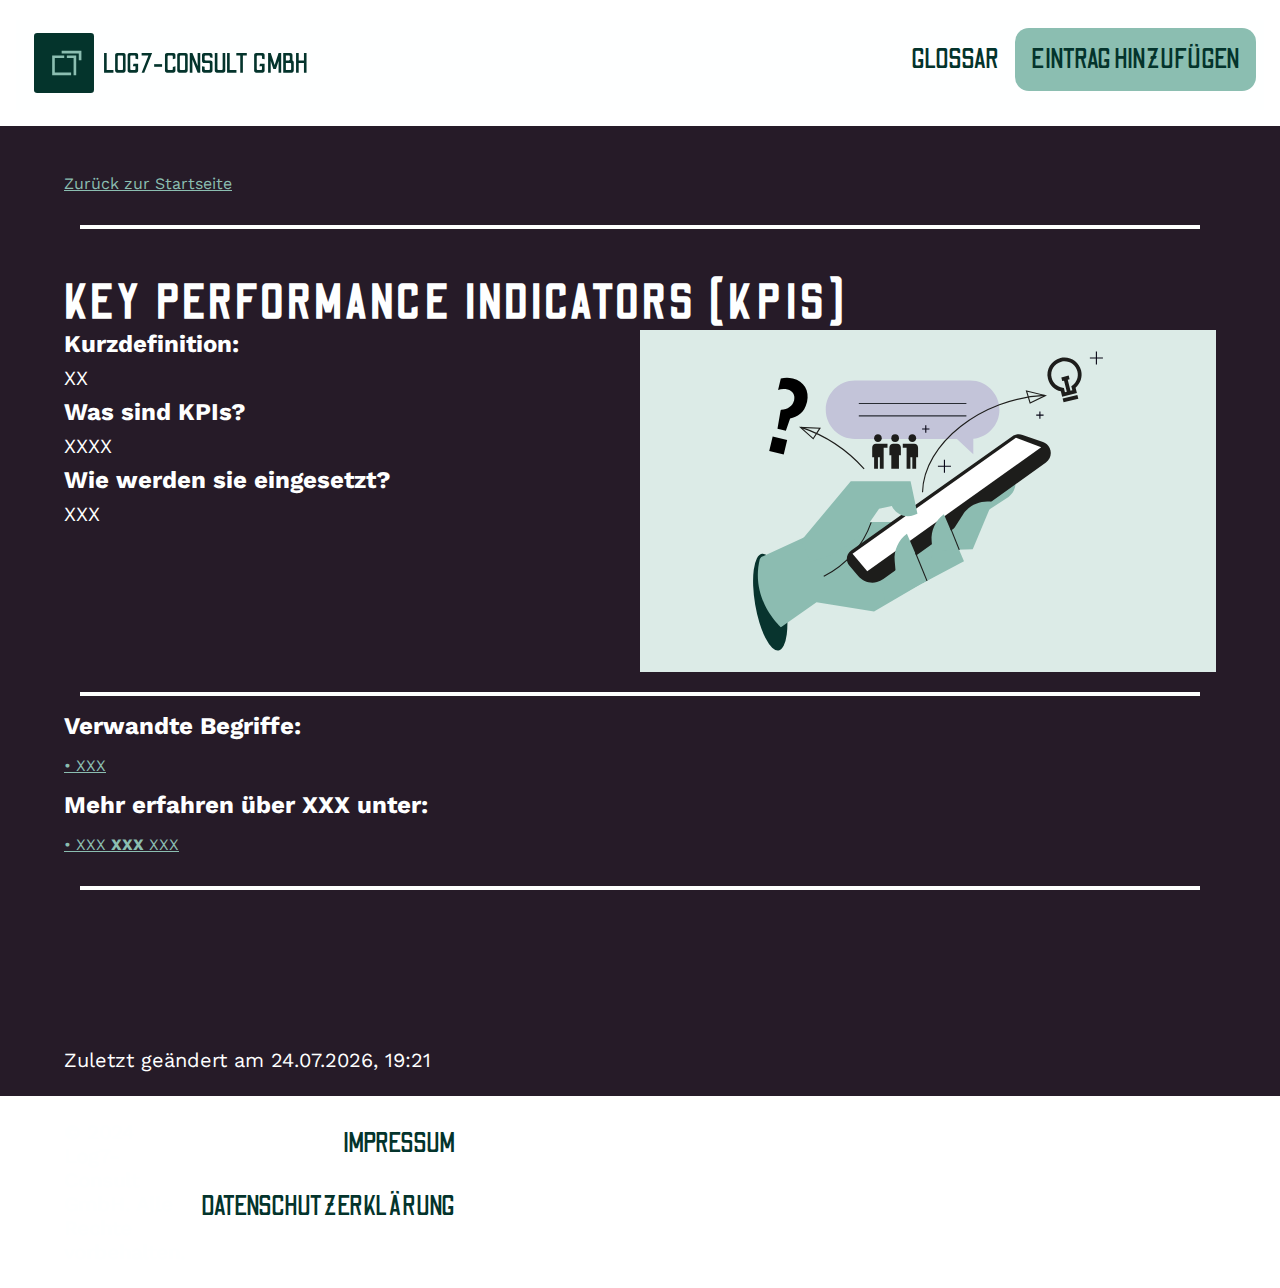
<file: glossar/kpis.html>
<!DOCTYPE html>
<html lang="de">

<head>
    <meta charset="UTF-8">
    <meta name="viewport" content="width=device-width, initial-scale=1.0">
    <title>Key Performance Indicators (KPIs)</title>

    <link rel="stylesheet" href="../css/styles.css">
    <link rel="stylesheet" href="../css/buttons.css">
    <link rel="stylesheet" href="../css/grid.css">

    <!-- Google Fonts einbetten -->
    <link rel="preconnect" href="https://fonts.googleapis.com">
    <link rel="preconnect" href="https://fonts.gstatic.com" crossorigin>
    <link
        href="https://fonts.googleapis.com/css2?family=Odibee+Sans&family=Work+Sans:ital,wght@0,100..900;1,100..900&display=swap"
        rel="stylesheet">

</head>

<body>

    <header class="navbar bg-light">
        <nav>
            <a href="../index.html">
                <img class="nav-logo" src="/static/log7consultgmbh_logo.svg" alt="Formenlogo Log7 Consult GmbH">
            </a>
            <a class="navbar-link btn-primary" href="../form/form.html">Eintrag hinzufügen</a>
            <a class="navbar-link" href="../#glossar">Glossar</a>
        </nav>
    </header>
    <div class="bg-dark">
        <div class="container">

            <a class="btn-back col-12" href="../index.html" style="margin-top: 2rem;">Zurück zur Startseite</a>
            <hr class="col-12">
            <h1 class="col-12 text-green">
                Key Performance Indicators (KPIs)
            </h1>

            <div class="col-6" style="margin-right: 3rem;">
                <h2>Kurzdefinition:</h2>
                <p>XX</p>

                <h2>Was sind KPIs?</h2>
                <p>XXXX</p>

                <h2>Wie werden sie eingesetzt?</h2>
                <p>XXX
                </p>
            </div>

            <div class="col-6">
                <img src="../static/kpis.svg" alt="">
            </div>

            <hr class="col-12">
            <div class="col-6">
                <h2>Verwandte Begriffe:</h2>
                <a class="btn btn-extlinks" href="">• XXX</a>

                <h2>Mehr erfahren über XXX unter:</h2>
                <a class="btn btn-extlinks" href="">• XXX
                    <b>XXX</b> XXX</a>

            </div>
            <hr class="col-12" style="margin-bottom: 150px;">
                        <div class="col-12">
                <p class="last-modified"> Zuletzt geändert am <span id="lastModified">&nbsp;</span>
            </div>
        </div>
    </div>

    <footer class="bg-blue">
        <div class="container">
            <p class="text-dark">© 2024 Log7-Consult GmbH. Alle Rechte vorbehalten.</p>
            <div>
                <a class="navbar-link" href="../impressum.html">Impressum</a>
                <a class="navbar-link" href="../datenschutz.html">Datenschutzerklärung</a>
            </div>
        </div>
    </footer>
    <!-- JavaScript Einbindung-->
    <script src="../js/javascript.js"></script>
</body>

</html>
</file>
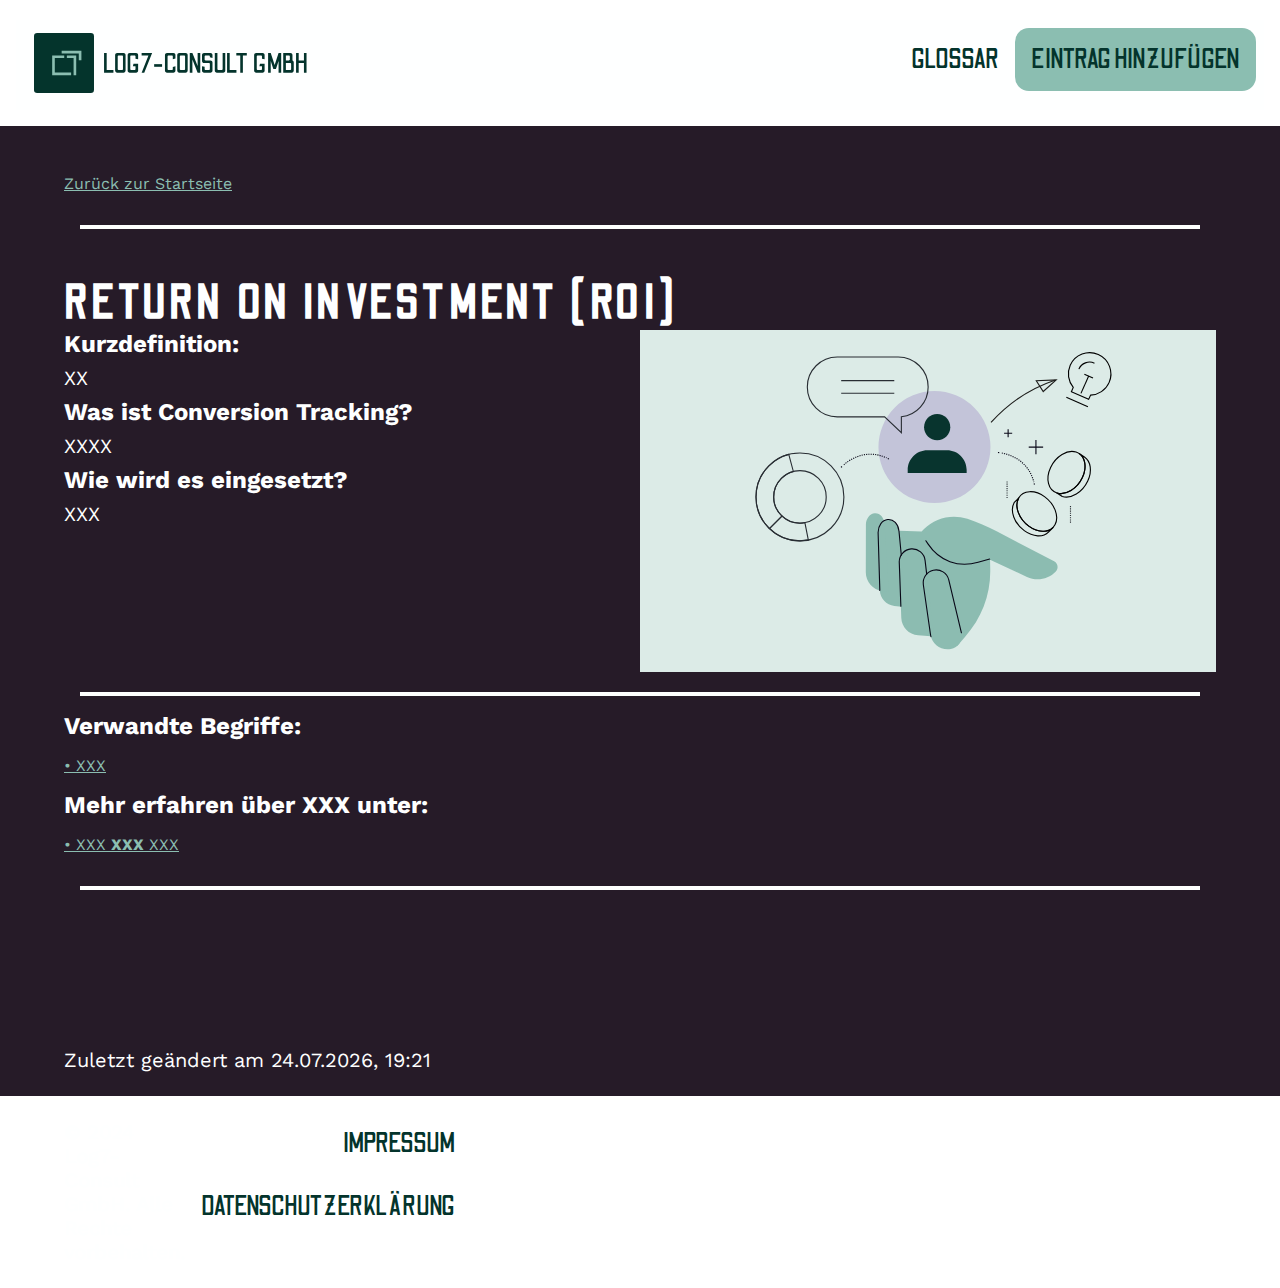
<file: glossar/roi.html>
<!DOCTYPE html>
<html lang="de">

<head>
    <meta charset="UTF-8">
    <meta name="viewport" content="width=device-width, initial-scale=1.0">
    <title>Return on Investment (ROI)</title>

    <link rel="stylesheet" href="../css/styles.css">
    <link rel="stylesheet" href="../css/buttons.css">
    <link rel="stylesheet" href="../css/grid.css">

    <!-- Google Fonts einbetten -->
    <link rel="preconnect" href="https://fonts.googleapis.com">
    <link rel="preconnect" href="https://fonts.gstatic.com" crossorigin>
    <link
        href="https://fonts.googleapis.com/css2?family=Odibee+Sans&family=Work+Sans:ital,wght@0,100..900;1,100..900&display=swap"
        rel="stylesheet">

</head>

<body>

    <header class="navbar bg-light">
        <nav>
            <a href="../index.html">
                <img class="nav-logo" src="/static/log7consultgmbh_logo.svg" alt="Formenlogo Log7 Consult GmbH">
            </a>
            <a class="navbar-link btn-primary" href="../form/form.html">Eintrag hinzufügen</a>
            <a class="navbar-link" href="../#glossar">Glossar</a>
        </nav>
    </header>
    <div class="bg-dark">
        <div class="container">

            <a class="btn-back col-12" href="../index.html" style="margin-top: 2rem;">Zurück zur Startseite</a>
            <hr class="col-12">
            <h1 class="col-12 text-green">
                Return on Investment (ROI)
            </h1>

            <div class="col-6" style="margin-right: 3rem;">
                <h2>Kurzdefinition:</h2>
                <p>XX</p>

                <h2>Was ist Conversion Tracking?</h2>
                <p>XXXX</p>

                <h2>Wie wird es eingesetzt?</h2>
                <p>XXX
                </p>
            </div>

            <div class="col-6">
                <img src="../static/roi.svg" alt="">
            </div>

            <hr class="col-12">
            <div class="col-6">
                <h2>Verwandte Begriffe:</h2>
                <a class="btn btn-extlinks" href="">• XXX</a>

                <h2>Mehr erfahren über XXX unter:</h2>
                <a class="btn btn-extlinks" href="">• XXX
                    <b>XXX</b> XXX</a>

            </div>
            <hr class="col-12" style="margin-bottom: 150px;">

            <div class="col-12">
                <p class="last-modified"> Zuletzt geändert am <span id="lastModified">&nbsp;</span>
            </div>
        </div>
    </div>

    <footer class="bg-blue">
        <div class="container">
            <p class="text-dark">© 2024 Log7-Consult GmbH. Alle Rechte vorbehalten.</p>
            <div>
                <a class="navbar-link" href="../impressum.html">Impressum</a>
                <a class="navbar-link" href="../datenschutz.html">Datenschutzerklärung</a>
            </div>
        </div>
    </footer>
    <!-- JavaScript Einbindung-->
    <script src="../js/javascript.js"></script>
</body>

</html>
</file>
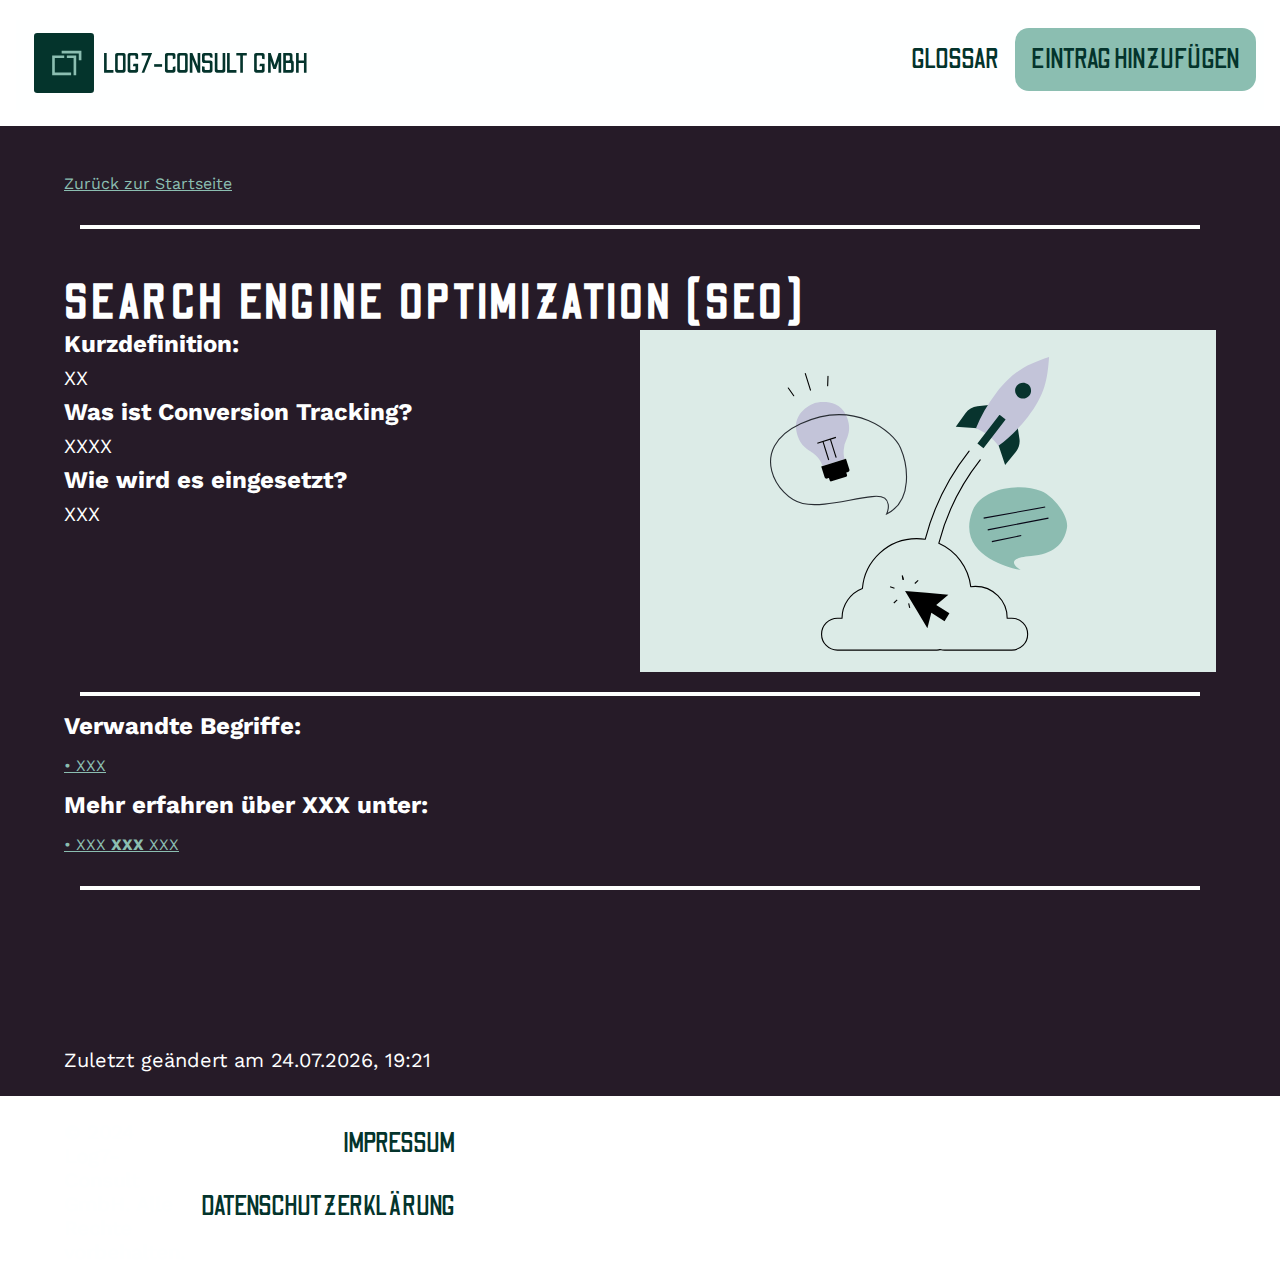
<file: glossar/seo.html>
<!DOCTYPE html>
<html lang="de">

<head>
    <meta charset="UTF-8">
    <meta name="viewport" content="width=device-width, initial-scale=1.0">
    <title>Search Engine Optimization (SEO)</title>

    <link rel="stylesheet" href="../css/styles.css">
    <link rel="stylesheet" href="../css/buttons.css">
    <link rel="stylesheet" href="../css/grid.css">

    <!-- Google Fonts einbetten -->
    <link rel="preconnect" href="https://fonts.googleapis.com">
    <link rel="preconnect" href="https://fonts.gstatic.com" crossorigin>
    <link
        href="https://fonts.googleapis.com/css2?family=Odibee+Sans&family=Work+Sans:ital,wght@0,100..900;1,100..900&display=swap"
        rel="stylesheet">

</head>

<body>

    <header class="navbar bg-light">
        <nav>
            <a href="../index.html">
                <img class="nav-logo" src="/static/log7consultgmbh_logo.svg" alt="Formenlogo Log7 Consult GmbH">
            </a>
            <a class="navbar-link btn-primary" href="../form/form.html">Eintrag hinzufügen</a>
            <a class="navbar-link" href="../#glossar">Glossar</a>
        </nav>
    </header>
    <div class="bg-dark">
        <div class="container">

            <a class="btn-back col-12" href="../index.html" style="margin-top: 2rem;">Zurück zur Startseite</a>
            <hr class="col-12">
            <h1 class="col-12 text-green">
                Search Engine Optimization (SEO)
            </h1>

            <div class="col-6" style="margin-right: 3rem;">
                <h2>Kurzdefinition:</h2>
                <p>XX</p>

                <h2>Was ist Conversion Tracking?</h2>
                <p>XXXX</p>

                <h2>Wie wird es eingesetzt?</h2>
                <p>XXX
                </p>
            </div>

            <div class="col-6">
                <img src="../static/seo.svg" alt="">
            </div>

            <hr class="col-12">
            <div class="col-6">
                <h2>Verwandte Begriffe:</h2>
                <a class="btn btn-extlinks" href="">• XXX</a>

                <h2>Mehr erfahren über XXX unter:</h2>
                <a class="btn btn-extlinks" href="">• XXX
                    <b>XXX</b> XXX</a>

            </div>
            <hr class="col-12" style="margin-bottom: 150px;">

            <div class="col-12">
                <p class="last-modified"> Zuletzt geändert am <span id="lastModified">&nbsp;</span>
            </div>
        </div>
    </div>

    <footer class="bg-blue">
        <div class="container">
            <p class="text-dark">© 2024 Log7-Consult GmbH. Alle Rechte vorbehalten.</p>
            <div>
                <a class="navbar-link" href="../impressum.html">Impressum</a>
                <a class="navbar-link" href="../datenschutz.html">Datenschutzerklärung</a>
            </div>
        </div>
    </footer>
    <!-- JavaScript Einbindung-->
    <script src="../js/javascript.js"></script>
</body>

</html>
</file>
<file: css/styles.css>
/*Google Fonts Einbindung */
.odibee-sans-regular {
  font-family: "Odibee Sans", sans-serif;
  font-weight: 400;
  font-style: normal;
  letter-spacing: 0.25em;
}

.work-sans-400 {
  font-family: "Work Sans", sans-serif;
  font-optical-sizing: auto;
  font-weight: 400;
  font-style: normal;
}
.work-sans-600 {
  font-family: "Work Sans", sans-serif;
  font-optical-sizing: auto;
  font-weight: 600;
  font-style: normal;
}

/* Grundstruktur */
body {
  font-family: "Work Sans", sans-serif;
  color: #FEFFFF;
  margin: 0;
}

hr {
  border: 2px solid;
  height: 2px;
  color: #FEFFFF;
  margin: 1rem;
}

/* Navigation */
.navbar {
  overflow: hidden;
  background-color: #FEFFFF;
  padding: 0.5rem;
  margin: 1rem;
}

.nav-logo {
  height: 70px;
  width: auto;
  padding: 5px 10px;
}

.navbar-link {
  float: right;
  display: block;
  color: #04342C;
  text-align: center;
  padding: 1rem;
  font-family: "Odibee Sans", sans-serif;
  font-size: 1.75rem;
  text-decoration: none;
  text-transform: uppercase;
}

/* Hintergrundfarben */
.bg-dark {
  background-color: #261B28;
}

.bg-light {
  background-color: #FEFFFF;
  margin-top: 20px;
}

/* Container */
.container {
  position: relative;
  color: #FEFFFF;
  width: 90%;
  margin: 0 auto;
  padding: 1rem 0;
  display: grid;
  grid-template-columns: repeat(12, 1fr);
}

/* Headlines */
h1 {
  color: #FEFFFF;
  font-family: "Odibee Sans", sans-serif;
  font-size: 48px;
  margin-top: 2rem;
  text-align: left;
  text-transform: uppercase;
  letter-spacing: 0.3rem;
}

/* Text */
p {
    font-family: "Work Sans", sans-serif;
    font-size: 1.25rem;
    color: #FEFFFF;
    margin: 0.5rem 0;
    text-align: left;
}

/* Button Group */
.btn-group {
    margin-top: 1rem;
    margin-bottom: 1rem;
    display: grid;
    grid-template-columns: repeat(3, 1fr);
    gap: 1rem;
    grid-column: span 12;
}

/*Images */
.img-container {
    position: relative;
}

.img-hero {
    object-fit: cover;
    width: 100%;
    height: auto;
    margin: 0;
    padding: 0;
}

.copyright {
    position: absolute;
    font-size: 0.75rem;
    color: #FEFFFF;
    bottom: 1rem;
    right: 1rem;
}

/* Suchen */
.search {
    margin-top: 1rem;
    margin-bottom: 1rem;
    display: flex;
}

input {
  flex: 1;
  padding: .5rem;
  font-family: Work Sans, sans-serif;
  font-size: 1.25rem;
  text-transform: uppercase;
}

/* Alphabet Filter */
.alphabet {
    display: flex;
    flex-wrap: wrap;
    gap: 0.1rem;
    justify-content: space-around;
}

/* Letters Glossar Übersicht*/
.letter {
    font-family: "Work Sans", sans-serif;
    font-weight: 600;
    font-size: 1.75rem;
    text-align: center;
    width: 50px;
    height: 50px;;
    background-color: #04342C;
    color: #8BBEB1;
    border: 2px solid #8BBEB1;
    border-radius: 0.25em;
    text-transform: uppercase;
    line-height: 50px;
    display: inline-block;
}

/* Cards */
.card {
    border: 2px solid #FEFFFF;
    border-radius: 0.5em;
    padding: 1rem;
    margin: 1rem 0;
    text-align: left;
}
</file>
<file: css/buttons.css>
/*Buttons */
.btn {
    font-family: "Odibee Sans", sans-serif;
    font-size: 1.75rem;
    padding: 1rem;
    cursor: pointer;
    text-align: center;
    text-transform: uppercase;
    text-decoration: none;
    display: inline-block;
}

.btn-row {
  display: flex;
  justify-content: flex-end;
}

/* Button Primary */
.btn-primary {
    background-color: #8BBEB1;
    color: #04342C;
    border: none;
    border-radius: 0.5em;
    width: auto;
    white-space: nowrap;
}

.btn-primary:hover {
    background-color: #04342C;
    color: #8BBEB1;
}

.btn-primary:active {
    background-color: #04342C;
    color: #8BBEB1;
}

/* Button Search */

.btn-search {
    background-color: #8BBEB1;
    color: #04342C;
    border: none;
    border-radius: 0 0.5em 0.5em 0;
}

.btn-search:hover {
    background-color: #04342C;
    color: #8BBEB1;
}

.btn-search:active {
    background-color: #04342C;
    color: #8BBEB1;
}

/* Buttons Categorys */

.btn-category {
    background-color: #FEFFFF;
    color: #04342C;
    border: 6px solid;
    cursor: pointer; 
}

.btn-category:hover {
    background-color: #C3C4D9;
    color: #04342C;
}

.btn-it {
  border-color: #70ABC7;
}

.btn-logistik {
  border-color: #C270C7;
}

.btn-marketing {
  border-color: #C7A170;
}

/* Button Alphabet */
.btn-alphabet {
    font-family: Work Sans, sans-serif;
    font-weight: 600;
    background-color: #C3C4D9;
    padding: 0.5rem 1rem;
    color: #04342C;
    border: none;
    border-radius: 0.25em;
    text-decoration: none;
}

.btn-alphabet:hover {
    background-color: #8BBEB1;
    color: #04342C;
}

.btn-alphabet:active {
    background-color: #8BBEB1;
    color: #04342C;
}

/* Button More Info */
.btn-moreinfo {
    font-family: "Work Sans", sans-serif;
    font-size: 1rem;
    font-weight: 400;
    padding-left: 0;
    color: #8BBEB1;
    text-decoration: underline;
}

.btn-moreinfo:hover {
    text-decoration: none;
    color: #C3C4D9;
}

.disabled{
    color: #ff69b4;
    text-decoration: none;
    pointer-events: none;
    opacity: 0.5;
    cursor: not-allowed;
}

/* Button external links */
.btn-extlinks {
    font-family: "Work Sans", sans-serif;
    font-size: 1rem;
    font-weight: 400;
    padding-left: 0;
    color: #8BBEB1;
    text-decoration: underline;
}

.btn-extlinks:hover {
    text-decoration: none;
    color: #C3C4D9;
}

/* Button Back */
.btn-back {
    font-family: "Work Sans", sans-serif;
    font-size: 1rem;
    font-weight: 400;
    margin-bottom: 1rem;
    color: #8BBEB1;
    text-decoration: underline;
}

.btn-back:hover {
    text-decoration: none;
    color: #C3C4D9;
}


/* Button Group */
.btn-group {
    margin-top: 1rem;
    margin-bottom: 1rem;
    display: grid;
    grid-template-columns: repeat(3, 1fr);
    gap: 1rem;
    grid-column: span 12;
}
</file>
<file: css/grid.css>
/* 12-spaltiges Grid System */
* {
  box-sizing: border-box;
  margin: 0;
  padding: 0;
}

.columns {
  display: grid;
  grid-template-columns: repeat(12, 1fr);
  gap: 1rem;
}

/* Grid System Breiten*/
.col-4 { grid-column: span 4; }
.col-6 { grid-column: span 6; }
.col-12 { grid-column: span 12; }

/* Mobile Styles */
@media (max-width: 768px) {
  .col-4 {
    grid-column: span 12;
  }
}

@media (max-width: 768px) {
  .col-6 {
    grid-column: span 12;
  }
}
</file>
